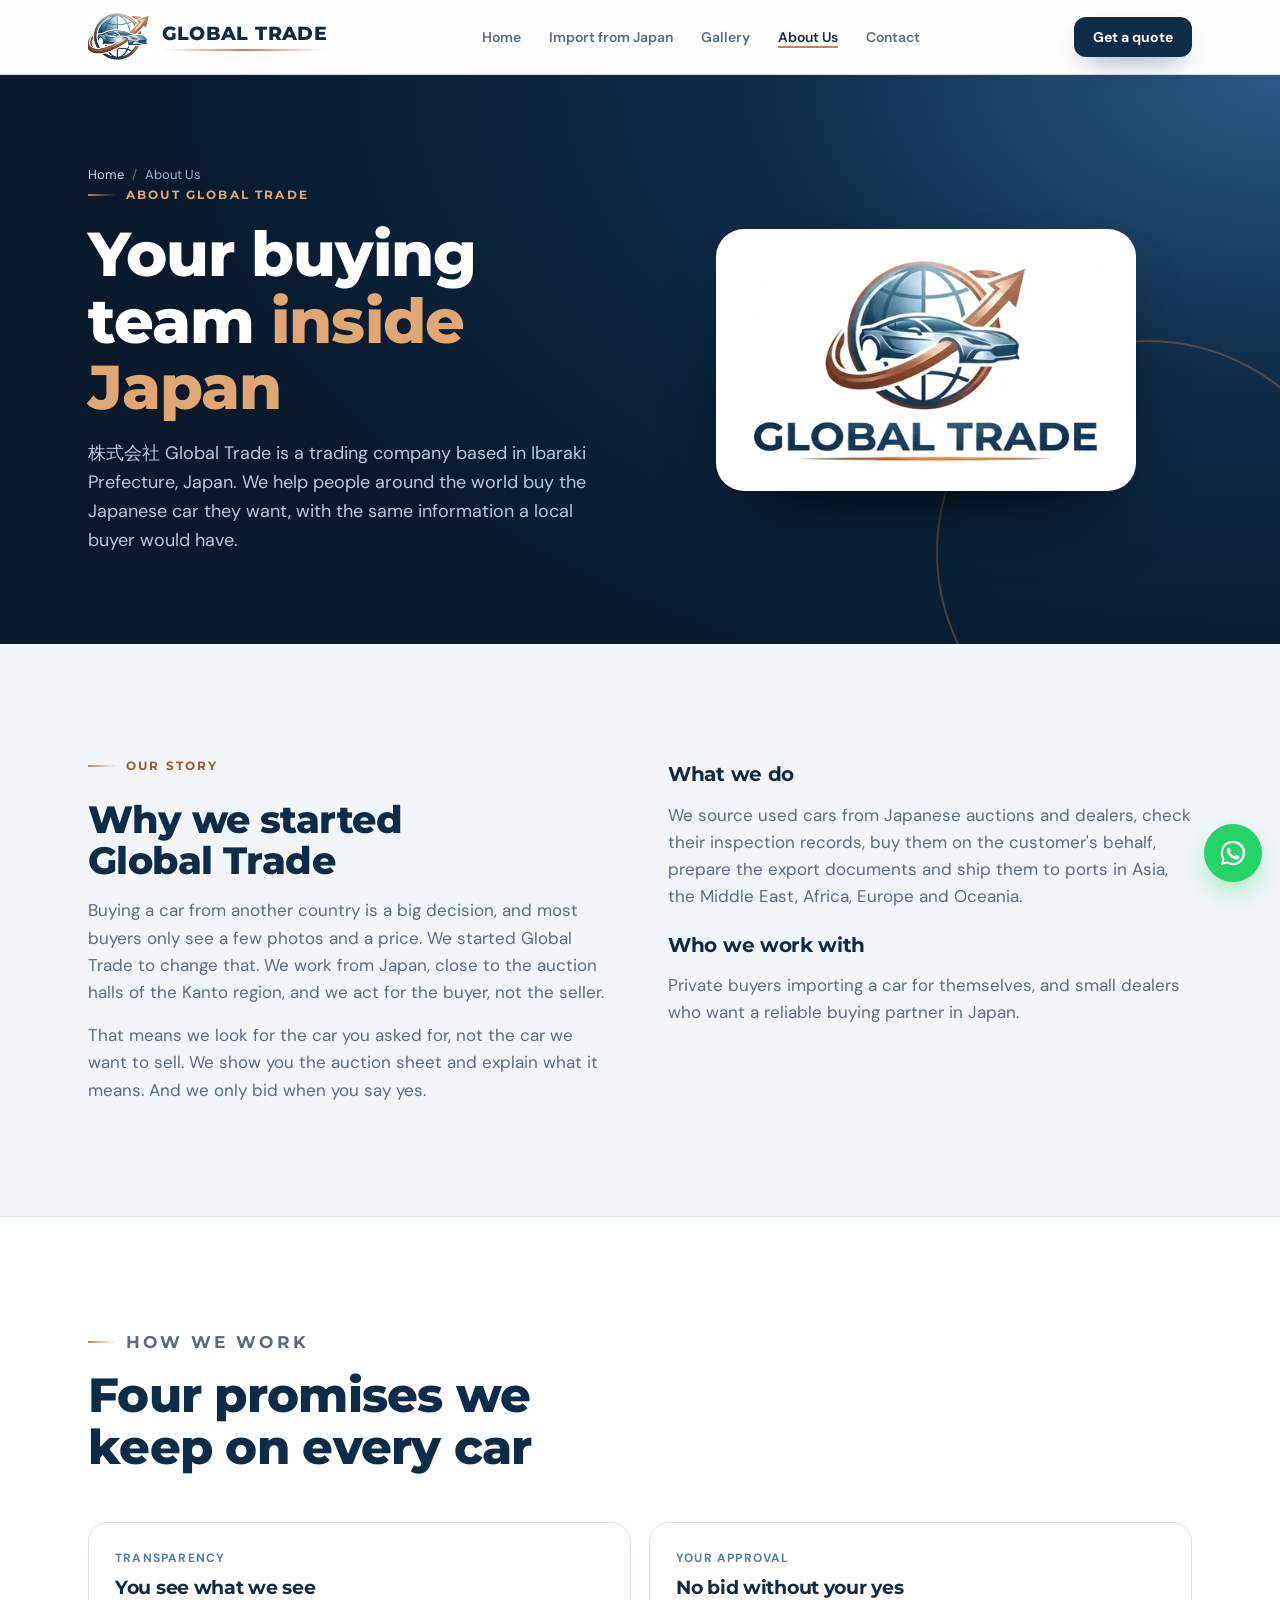
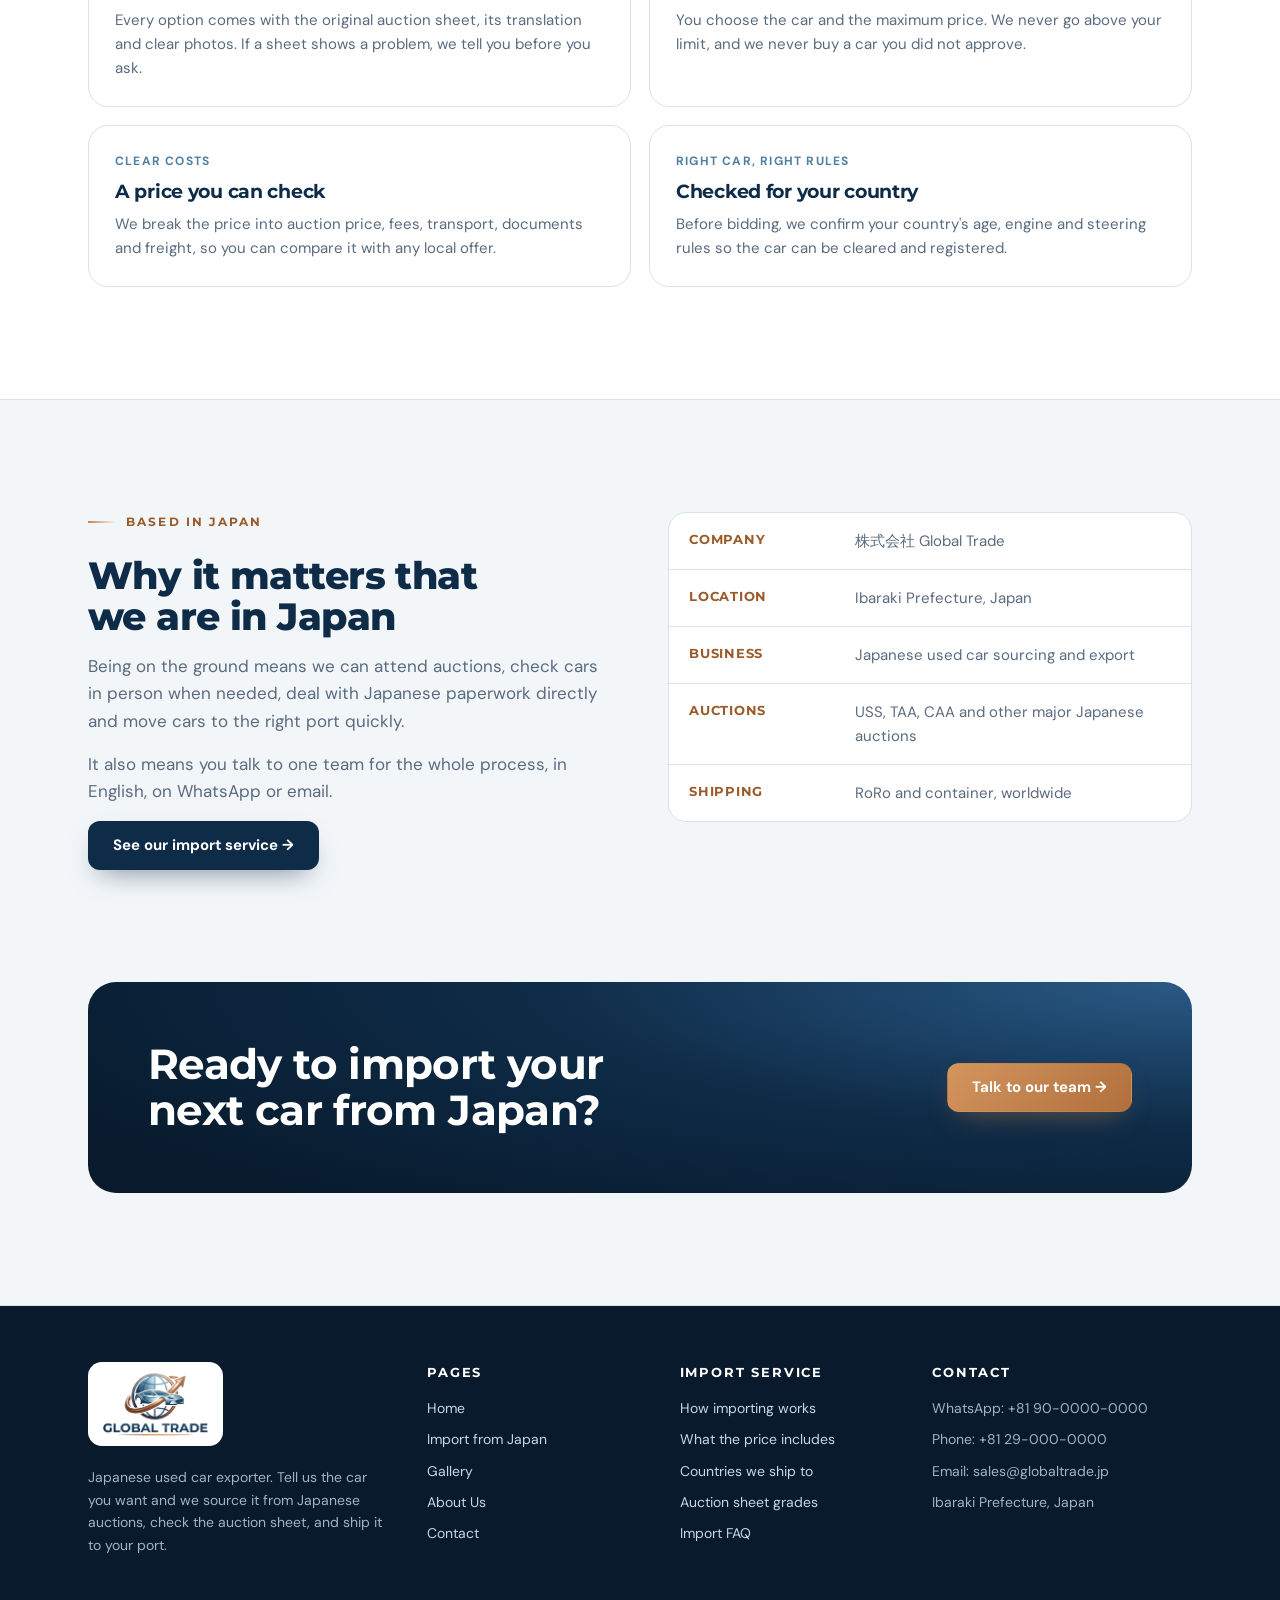
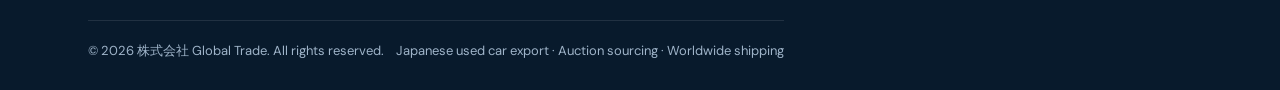
<file: about.html>
<!doctype html>
<html lang="en">
<head>
<meta charset="utf-8">
<meta name="viewport" content="width=device-width, initial-scale=1, viewport-fit=cover">
<title>About Global Trade | Japanese Car Exporter Based in Ibaraki</title>
<meta name="description" content="Global Trade is a Japanese car exporter based in Ibaraki, Japan. We help buyers worldwide import used cars from Japanese auctions with translated auction sheets and approval at every step.">
<meta name="robots" content="index, follow">
<meta property="og:type" content="website">
<meta property="og:site_name" content="Global Trade">
<meta property="og:title" content="About Global Trade | Japanese Car Exporter Based in Ibaraki">
<meta property="og:description" content="Global Trade is a Japanese car exporter based in Ibaraki, Japan. We help buyers worldwide import used cars from Japanese auctions with translated auction sheets and approval at every step.">
<meta property="og:image" content="logo.png">
<meta name="twitter:card" content="summary_large_image">
<meta name="theme-color" content="#0E2B47">
<link rel="icon" href="emblem.webp" type="image/webp">
<link rel="preconnect" href="https://fonts.googleapis.com">
<link rel="preconnect" href="https://fonts.gstatic.com" crossorigin>
<link rel="stylesheet" href="https://fonts.googleapis.com/css2?family=Montserrat:wght@500;600;700;800&family=DM+Sans:opsz,wght@9..40,400;9..40,500;9..40,600;9..40,700&family=JetBrains+Mono:wght@400;500&display=swap">
<link rel="stylesheet" href="style.css">
<style>[hidden]{display:none!important}body{margin:0}img{max-width:100%}</style>
<script type="application/ld+json">
{
 "@context": "https://schema.org",
 "@type": "AboutPage",
 "name": "About Global Trade",
 "mainEntity": {
  "@context": "https://schema.org",
  "@type": "AutoDealer",
  "@id": "#organization",
  "name": "株式会社 Global Trade",
  "alternateName": "Global Trade Motors",
  "description": "Japanese used car exporter. Customers request any car; we source it from Japanese auctions, check the auction sheet, and ship worldwide.",
  "logo": "logo.png",
  "address": {
   "@type": "PostalAddress",
   "addressRegion": "Ibaraki",
   "addressCountry": "JP"
  },
  "areaServed": [
   "PK",
   "AE",
   "GB",
   "KE",
   "TZ",
   "LK",
   "NZ",
   "IE"
  ],
  "knowsAbout": [
   "Japanese car auctions",
   "Auction sheet grading",
   "Car export from Japan",
   "RoRo shipping",
   "Container shipping"
  ]
 }
}
</script>
<script type="application/ld+json">
{
 "@context": "https://schema.org",
 "@type": "BreadcrumbList",
 "itemListElement": [
  {
   "@type": "ListItem",
   "position": 1,
   "name": "Home",
   "item": "index.html"
  },
  {
   "@type": "ListItem",
   "position": 2,
   "name": "About Us",
   "item": "about.html"
  }
 ]
}
</script>
</head>
<body data-page="about">
<header class="nav">
  <div class="wrap">
    <a class="brand" href="index.html" aria-label="Global Trade home">
      <img src="emblem.webp" alt="" width="60" height="49">
      <span class="wm"><b>GLOBAL TRADE</b><i></i></span>
    </a>
    <nav id="mainNav" aria-label="Main">
      <a href="index.html" data-page="home">Home</a>
      <a href="import-cars-from-japan.html" data-page="import">Import from Japan</a>
      <a href="gallery.html" data-page="gallery">Gallery</a>
      <a href="about.html" data-page="about">About Us</a>
      <a href="contact.html" data-page="contact">Contact</a>
    </nav>
    <div class="nav-cta">
      <a class="btn btn-navy" href="contact.html#request">Get a quote</a>
      <button class="menu-btn" id="menuBtn" type="button" aria-expanded="false" aria-controls="mainNav" aria-label="Menu"><span></span></button>
    </div>
  </div>
</header>
<section class="page-hero">
  <div class="wrap hero-split">
    <div>
        <ol class="crumbs"><li><a href="index.html">Home</a></li><li aria-current="page">About Us</li></ol>
        <p class="eyebrow">About Global Trade</p>
        <h1>Your buying team <span>inside Japan</span></h1>
        <p class="lead">株式会社 Global Trade is a trading company based in Ibaraki Prefecture, Japan. We help people around the world buy the Japanese car they want, with the same information a local buyer would have.</p>
        
    </div>
    <div style="display:grid;place-items:center"><img src="logo.webp" alt="Global Trade logo" width="440" height="262" style="background:#fff;border-radius:28px;padding:28px 34px;max-width:420px;width:100%;box-shadow:0 40px 80px -40px #000"></div>
  </div>
</section>

<main>
  <section>
    <div class="wrap split">
      <div class="prose">
        <p class="eyebrow">Our story</p>
        <h2>Why we started Global Trade</h2>
        <p>Buying a car from another country is a big decision, and most buyers only see a few photos and a price. We started Global Trade to change that. We work from Japan, close to the auction halls of the Kanto region, and we act for the buyer, not the seller.</p>
        <p>That means we look for the car you asked for, not the car we want to sell. We show you the auction sheet and explain what it means. And we only bid when you say yes.</p>
      </div>
      <div class="prose">
        <h3>What we do</h3>
        <p>We source used cars from Japanese auctions and dealers, check their inspection records, buy them on the customer's behalf, prepare the export documents and ship them to ports in Asia, the Middle East, Africa, Europe and Oceania.</p>
        <h3>Who we work with</h3>
        <p>Private buyers importing a car for themselves, and small dealers who want a reliable buying partner in Japan.</p>
      </div>
    </div>
  </section>

  <section class="tinted">
    <div class="wrap">
      <div class="sec-head">
        <p class="eyebrow">How we work</p>
        <h2>Four promises we keep on every car</h2>
      </div>
      <div class="cards two">
        <div class="card"><span class="k">Transparency</span><h3>You see what we see</h3><p>Every option comes with the original auction sheet, its translation and clear photos. If a sheet shows a problem, we tell you before you ask.</p></div>
        <div class="card"><span class="k">Your approval</span><h3>No bid without your yes</h3><p>You choose the car and the maximum price. We never go above your limit, and we never buy a car you did not approve.</p></div>
        <div class="card"><span class="k">Clear costs</span><h3>A price you can check</h3><p>We break the price into auction price, fees, transport, documents and freight, so you can compare it with any local offer.</p></div>
        <div class="card"><span class="k">Right car, right rules</span><h3>Checked for your country</h3><p>Before bidding, we confirm your country's age, engine and steering rules so the car can be cleared and registered.</p></div>
      </div>
    </div>
  </section>

  <section>
    <div class="wrap split">
      <div class="prose">
        <p class="eyebrow">Based in Japan</p>
        <h2>Why it matters that we are in Japan</h2>
        <p>Being on the ground means we can attend auctions, check cars in person when needed, deal with Japanese paperwork directly and move cars to the right port quickly.</p>
        <p>It also means you talk to one team for the whole process, in English, on WhatsApp or email.</p>
        <p><a class="btn btn-navy" href="import-cars-from-japan.html">See our import service →</a></p>
      </div>
      <div class="cost">
        <div><b>Company</b><span>株式会社 Global Trade</span></div>
        <div><b>Location</b><span data-contact="address"></span></div>
        <div><b>Business</b><span>Japanese used car sourcing and export</span></div>
        <div><b>Auctions</b><span>USS, TAA, CAA and other major Japanese auctions</span></div>
        <div><b>Shipping</b><span>RoRo and container, worldwide</span></div>
      </div>
    </div>
  </section>

  <section style="padding-top:0">
    <div class="wrap">
      <div class="band">
        <h2>Ready to import your next car from Japan?</h2>
        <a class="btn btn-copper" href="contact.html#request">Talk to our team →</a>
      </div>
    </div>
  </section>
</main>
<footer class="foot">
  <div class="wrap">
    <div class="grid">
      <div>
        <a class="logo-box" href="index.html"><img src="logo.webp" alt="Global Trade logo" width="107" height="64"></a>
        <p>Japanese used car exporter. Tell us the car you want and we source it from Japanese auctions, check the auction sheet, and ship it to your port.</p>
      </div>
      <div>
        <h4>Pages</h4>
        <ul>
          <li><a href="index.html">Home</a></li>
          <li><a href="import-cars-from-japan.html">Import from Japan</a></li>
          <li><a href="gallery.html">Gallery</a></li>
          <li><a href="about.html">About Us</a></li>
          <li><a href="contact.html">Contact</a></li>
        </ul>
      </div>
      <div>
        <h4>Import service</h4>
        <ul>
          <li><a href="import-cars-from-japan.html#process">How importing works</a></li>
          <li><a href="import-cars-from-japan.html#costs">What the price includes</a></li>
          <li><a href="import-cars-from-japan.html#countries">Countries we ship to</a></li>
          <li><a href="import-cars-from-japan.html#auction-sheet">Auction sheet grades</a></li>
          <li><a href="import-cars-from-japan.html#faq">Import FAQ</a></li>
        </ul>
      </div>
      <div>
        <h4>Contact</h4>
        <ul>
          <li>WhatsApp: <span data-contact="whatsapp"></span></li>
          <li>Phone: <span data-contact="phone"></span></li>
          <li>Email: <span data-contact="email"></span></li>
          <li><span data-contact="address"></span></li>
        </ul>
      </div>
    </div>
    <div class="bottom">
      <span>© 2026 株式会社 Global Trade. All rights reserved.</span>
      <span>Japanese used car export · Auction sourcing · Worldwide shipping</span>
    </div>
  </div>
</footer>

<a class="wa-float" data-wa href="#" target="_blank" rel="noopener" aria-label="Chat on WhatsApp">
  <svg viewBox="0 0 32 32" fill="#fff" aria-hidden="true"><path d="M16 3a13 13 0 0 0-11.2 19.6L3 29l6.6-1.7A13 13 0 1 0 16 3zm0 23.6c-2 0-4-.6-5.7-1.6l-.4-.2-3.9 1 1-3.8-.3-.4A10.6 10.6 0 1 1 16 26.6zm5.8-7.9c-.3-.2-1.9-.9-2.2-1-.3-.1-.5-.2-.7.2-.2.3-.8 1-1 1.2-.2.2-.4.2-.7.1a8.7 8.7 0 0 1-4.3-3.8c-.3-.5.3-.5.9-1.6.1-.2 0-.4 0-.5l-1-2.4c-.3-.6-.5-.5-.7-.5h-.6c-.2 0-.6.1-.9.4-.3.3-1.2 1.1-1.2 2.8s1.2 3.2 1.4 3.5c.2.2 2.4 3.6 5.8 5 2.1.9 3 1 4 .8.7-.1 1.9-.8 2.2-1.5.3-.8.3-1.4.2-1.5-.1-.2-.3-.2-.6-.4z"/></svg>
</a>
<script src="main.js"></script>
</body>
</html>
</file>
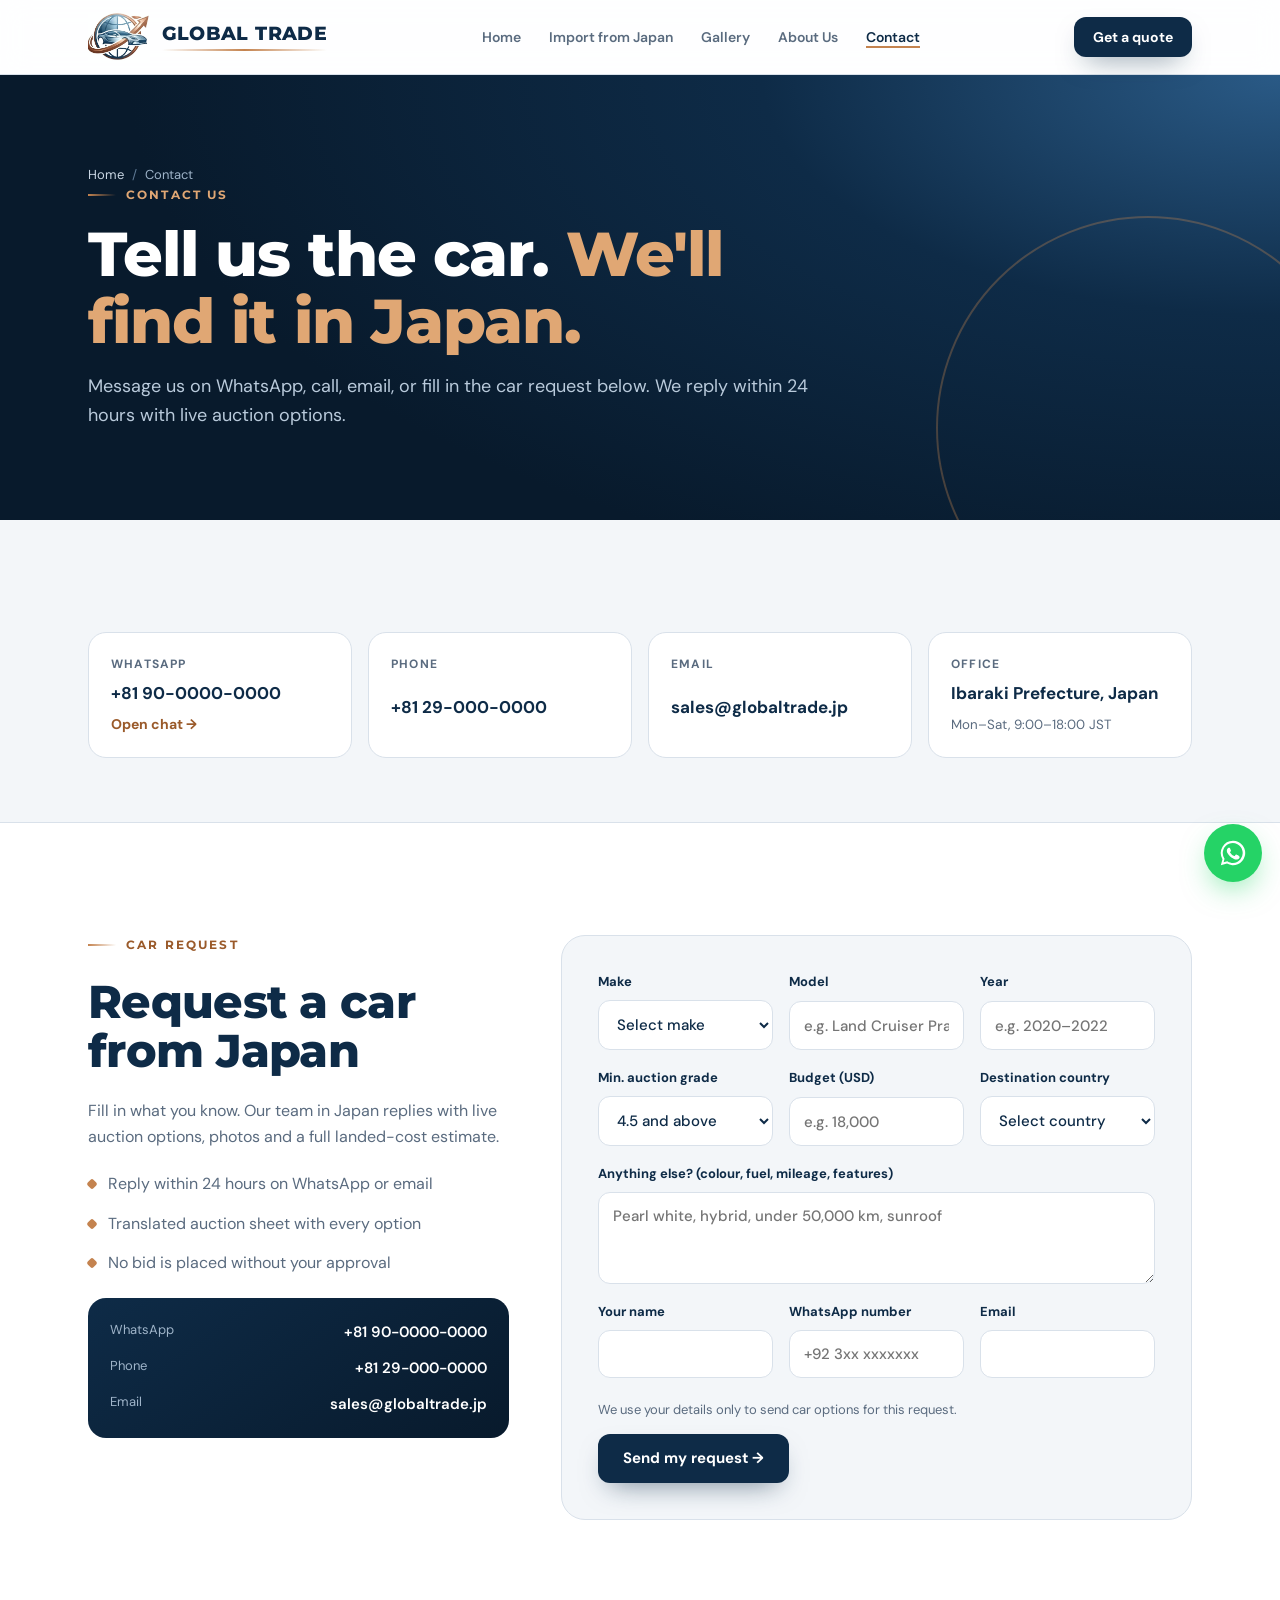
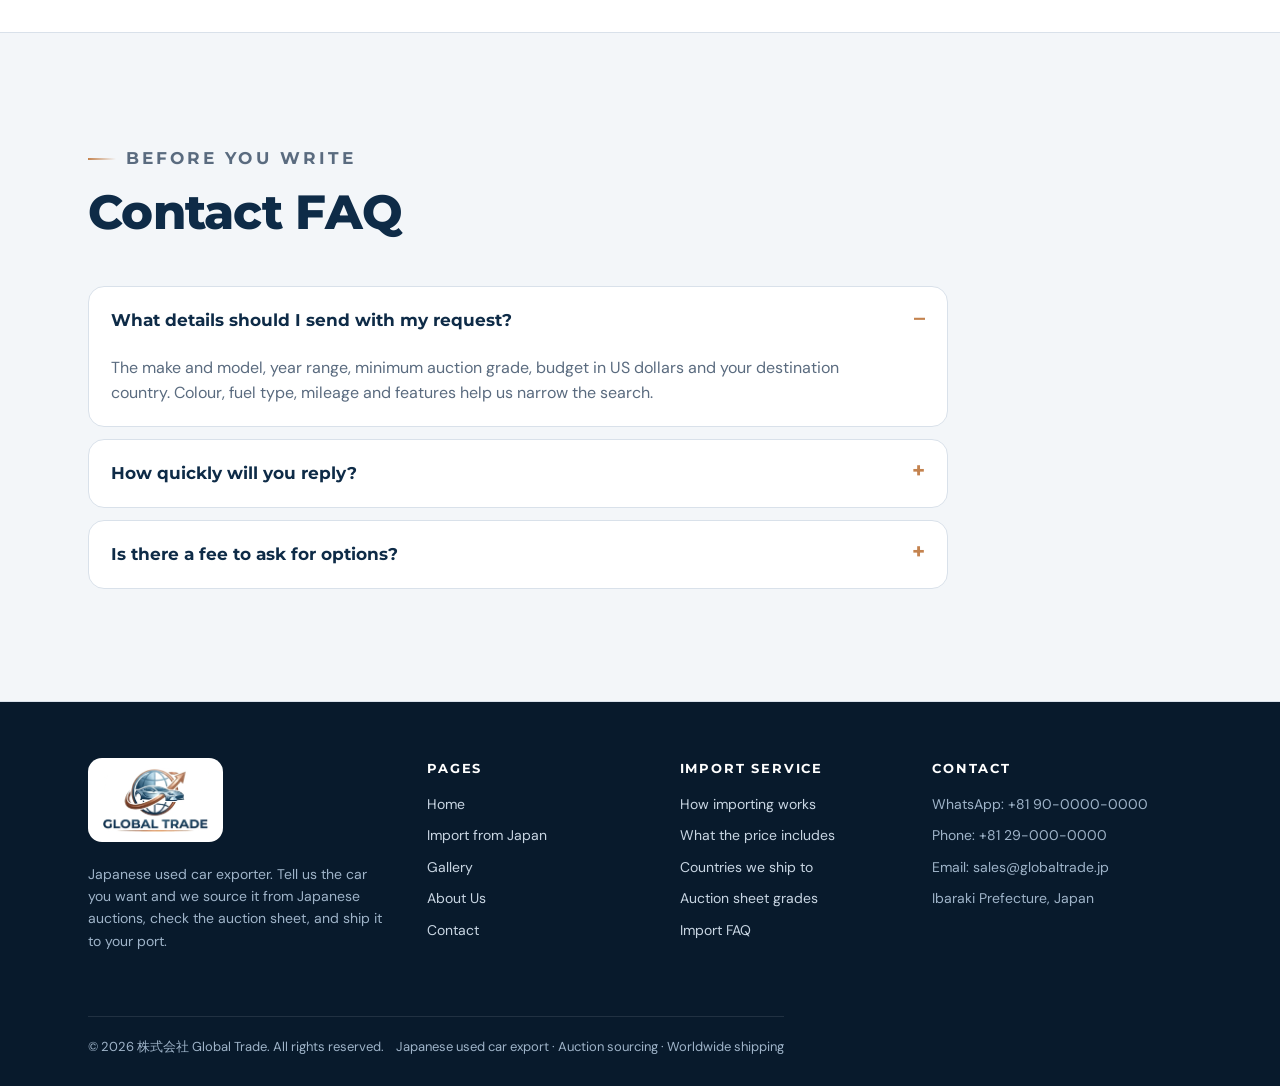
<file: contact.html>
<!doctype html>
<html lang="en">
<head>
<meta charset="utf-8">
<meta name="viewport" content="width=device-width, initial-scale=1, viewport-fit=cover">
<title>Contact Global Trade | Request a Car from Japan</title>
<meta name="description" content="Contact Global Trade on WhatsApp, phone or email, or send a car request form. Tell us the car you want to import from Japan and get live auction options within 24 hours.">
<meta name="robots" content="index, follow">
<meta property="og:type" content="website">
<meta property="og:site_name" content="Global Trade">
<meta property="og:title" content="Contact Global Trade | Request a Car from Japan">
<meta property="og:description" content="Contact Global Trade on WhatsApp, phone or email, or send a car request form. Tell us the car you want to import from Japan and get live auction options within 24 hours.">
<meta property="og:image" content="logo.png">
<meta name="twitter:card" content="summary_large_image">
<meta name="theme-color" content="#0E2B47">
<link rel="icon" href="emblem.webp" type="image/webp">
<link rel="preconnect" href="https://fonts.googleapis.com">
<link rel="preconnect" href="https://fonts.gstatic.com" crossorigin>
<link rel="stylesheet" href="https://fonts.googleapis.com/css2?family=Montserrat:wght@500;600;700;800&family=DM+Sans:opsz,wght@9..40,400;9..40,500;9..40,600;9..40,700&family=JetBrains+Mono:wght@400;500&display=swap">
<link rel="stylesheet" href="style.css">
<style>[hidden]{display:none!important}body{margin:0}img{max-width:100%}</style>
<script type="application/ld+json">
{
 "@context": "https://schema.org",
 "@type": "ContactPage",
 "name": "Contact Global Trade",
 "mainEntity": {
  "@context": "https://schema.org",
  "@type": "AutoDealer",
  "@id": "#organization",
  "name": "株式会社 Global Trade",
  "alternateName": "Global Trade Motors",
  "description": "Japanese used car exporter. Customers request any car; we source it from Japanese auctions, check the auction sheet, and ship worldwide.",
  "logo": "logo.png",
  "address": {
   "@type": "PostalAddress",
   "addressRegion": "Ibaraki",
   "addressCountry": "JP"
  },
  "areaServed": [
   "PK",
   "AE",
   "GB",
   "KE",
   "TZ",
   "LK",
   "NZ",
   "IE"
  ],
  "knowsAbout": [
   "Japanese car auctions",
   "Auction sheet grading",
   "Car export from Japan",
   "RoRo shipping",
   "Container shipping"
  ]
 }
}
</script>
<script type="application/ld+json">
{
 "@context": "https://schema.org",
 "@type": "BreadcrumbList",
 "itemListElement": [
  {
   "@type": "ListItem",
   "position": 1,
   "name": "Home",
   "item": "index.html"
  },
  {
   "@type": "ListItem",
   "position": 2,
   "name": "Contact",
   "item": "contact.html"
  }
 ]
}
</script>
<script type="application/ld+json">
{
 "@context": "https://schema.org",
 "@type": "FAQPage",
 "mainEntity": [
  {
   "@type": "Question",
   "name": "What details should I send with my request?",
   "acceptedAnswer": {
    "@type": "Answer",
    "text": "The make and model, year range, minimum auction grade, budget in US dollars and your destination country. Colour, fuel type, mileage and features help us narrow the search."
   }
  },
  {
   "@type": "Question",
   "name": "How quickly will you reply?",
   "acceptedAnswer": {
    "@type": "Answer",
    "text": "We reply within 24 hours, usually much sooner on WhatsApp. Auction options for common models often arrive the same week."
   }
  },
  {
   "@type": "Question",
   "name": "Is there a fee to ask for options?",
   "acceptedAnswer": {
    "@type": "Answer",
    "text": "No. Asking for options and estimates is free. You only pay once you approve a car and we bid for you."
   }
  }
 ]
}
</script>
</head>
<body data-page="contact">
<header class="nav">
  <div class="wrap">
    <a class="brand" href="index.html" aria-label="Global Trade home">
      <img src="emblem.webp" alt="" width="60" height="49">
      <span class="wm"><b>GLOBAL TRADE</b><i></i></span>
    </a>
    <nav id="mainNav" aria-label="Main">
      <a href="index.html" data-page="home">Home</a>
      <a href="import-cars-from-japan.html" data-page="import">Import from Japan</a>
      <a href="gallery.html" data-page="gallery">Gallery</a>
      <a href="about.html" data-page="about">About Us</a>
      <a href="contact.html" data-page="contact">Contact</a>
    </nav>
    <div class="nav-cta">
      <a class="btn btn-navy" href="contact.html#request">Get a quote</a>
      <button class="menu-btn" id="menuBtn" type="button" aria-expanded="false" aria-controls="mainNav" aria-label="Menu"><span></span></button>
    </div>
  </div>
</header>
<section class="page-hero">
  <div class="wrap">
        <ol class="crumbs"><li><a href="index.html">Home</a></li><li aria-current="page">Contact</li></ol>
        <p class="eyebrow">Contact us</p>
        <h1>Tell us the car. <span>We'll find it in Japan.</span></h1>
        <p class="lead">Message us on WhatsApp, call, email, or fill in the car request below. We reply within 24 hours with live auction options.</p>
        
  </div>
</section>

<main>
  <section style="padding-bottom:0">
    <div class="wrap">
      <div class="contact-cards">
        <div class="ccard"><span>WhatsApp</span><b data-contact="whatsapp"></b><a data-wa href="#" target="_blank" rel="noopener">Open chat →</a></div>
        <div class="ccard"><span>Phone</span><b data-contact="phone"></b></div>
        <div class="ccard"><span>Email</span><b data-contact="email"></b></div>
        <div class="ccard"><span>Office</span><b data-contact="address"></b><small style="color:var(--muted)" data-contact="hours"></small></div>
      </div>
    </div>
  </section>

  <section class="request" id="request" style="margin-top:64px">
    <div class="wrap req-grid">
      <div class="req-side">
        <p class="eyebrow">Car request</p>
        <h2>Request a car from Japan</h2>
        <p style="color:var(--muted)">Fill in what you know. Our team in Japan replies with live auction options, photos and a full landed-cost estimate.</p>
        <ul>
          <li>Reply within 24 hours on WhatsApp or email</li>
          <li>Translated auction sheet with every option</li>
          <li>No bid is placed without your approval</li>
        </ul>
        <div class="contact-lines">
          <div><span>WhatsApp</span><b data-contact="whatsapp"></b></div>
          <div><span>Phone</span><b data-contact="phone"></b></div>
          <div><span>Email</span><b data-contact="email"></b></div>
        </div>
      </div>
      <div>
      <form class="formcard" id="reqForm" novalidate>
        <div class="row">
          <div class="field"><label for="make">Make</label>
            <select id="make">
              <option value="">Select make</option>
              <option>Toyota</option><option>Honda</option><option>Nissan</option><option>Suzuki</option><option>Mazda</option><option>Mitsubishi</option><option>Subaru</option><option>Daihatsu</option><option>Lexus</option><option>Other</option>
            </select></div>
          <div class="field"><label for="model">Model</label><input id="model" placeholder="e.g. Land Cruiser Prado"></div>
          <div class="field"><label for="year">Year</label><input id="year" placeholder="e.g. 2020–2022"></div>
        </div>
        <div class="row">
          <div class="field"><label for="grade">Min. auction grade</label>
            <select id="grade"><option>Any</option><option selected>4.5 and above</option><option>4 and above</option><option>3.5 and above</option></select></div>
          <div class="field"><label for="budget">Budget (USD)</label><input id="budget" inputmode="numeric" placeholder="e.g. 18,000"></div>
          <div class="field"><label for="country">Destination country</label>
            <select id="country">
              <option value="">Select country</option>
              <option>Pakistan</option><option>United Arab Emirates</option><option>United Kingdom</option><option>Kenya</option><option>Tanzania</option><option>Sri Lanka</option><option>New Zealand</option><option>Ireland</option><option>Other</option>
            </select></div>
        </div>
        <div class="field"><label for="notes">Anything else? (colour, fuel, mileage, features)</label><textarea id="notes" placeholder="Pearl white, hybrid, under 50,000 km, sunroof"></textarea></div>
        <div class="row">
          <div class="field"><label for="name">Your name</label><input id="name" autocomplete="name"></div>
          <div class="field"><label for="phone">WhatsApp number</label><input id="phone" type="tel" autocomplete="tel" placeholder="+92 3xx xxxxxxx"></div>
          <div class="field"><label for="email">Email</label><input id="email" type="email" autocomplete="email"></div>
        </div>
        <div class="form-foot">
          <small>We use your details only to send car options for this request.</small>
          <button class="btn btn-navy" type="submit">Send my request →</button>
        </div>
        <p class="err" id="formErr" hidden></p>
      </form>
      <div class="formcard done" id="doneBox" hidden>
        <p class="eyebrow">Request ready</p>
        <h3>Your request is prepared</h3>
        <p style="color:var(--muted)">Send it to our team on WhatsApp. If the button does not open your app, copy the text and send it to the number on this page.</p>
        <pre id="msgOut"></pre>
        <div class="acts">
          <a class="btn btn-copper" id="sendWa" href="#" target="_blank" rel="noopener">Send on WhatsApp</a>
          <button class="btn btn-line" id="copyMsg" type="button">Copy text</button>
          <button class="btn btn-line" id="editReq" type="button">Edit request</button>
        </div>
      </div>
      </div>
    </div>
  </section>

  <section id="faq">
    <div class="wrap">
      <div class="sec-head">
        <p class="eyebrow">Before you write</p>
        <h2>Contact FAQ</h2>
      </div>
      <div class="faq">
        <details open><summary>What details should I send with my request?</summary><p>The make and model, year range, minimum auction grade, budget in US dollars and your destination country. Colour, fuel type, mileage and features help us narrow the search.</p></details>
        <details><summary>How quickly will you reply?</summary><p>We reply within 24 hours, usually much sooner on WhatsApp. Auction options for common models often arrive the same week.</p></details>
        <details><summary>Is there a fee to ask for options?</summary><p>No. Asking for options and estimates is free. You only pay once you approve a car and we bid for you.</p></details>
      </div>
    </div>
  </section>
</main>
<footer class="foot">
  <div class="wrap">
    <div class="grid">
      <div>
        <a class="logo-box" href="index.html"><img src="logo.webp" alt="Global Trade logo" width="107" height="64"></a>
        <p>Japanese used car exporter. Tell us the car you want and we source it from Japanese auctions, check the auction sheet, and ship it to your port.</p>
      </div>
      <div>
        <h4>Pages</h4>
        <ul>
          <li><a href="index.html">Home</a></li>
          <li><a href="import-cars-from-japan.html">Import from Japan</a></li>
          <li><a href="gallery.html">Gallery</a></li>
          <li><a href="about.html">About Us</a></li>
          <li><a href="contact.html">Contact</a></li>
        </ul>
      </div>
      <div>
        <h4>Import service</h4>
        <ul>
          <li><a href="import-cars-from-japan.html#process">How importing works</a></li>
          <li><a href="import-cars-from-japan.html#costs">What the price includes</a></li>
          <li><a href="import-cars-from-japan.html#countries">Countries we ship to</a></li>
          <li><a href="import-cars-from-japan.html#auction-sheet">Auction sheet grades</a></li>
          <li><a href="import-cars-from-japan.html#faq">Import FAQ</a></li>
        </ul>
      </div>
      <div>
        <h4>Contact</h4>
        <ul>
          <li>WhatsApp: <span data-contact="whatsapp"></span></li>
          <li>Phone: <span data-contact="phone"></span></li>
          <li>Email: <span data-contact="email"></span></li>
          <li><span data-contact="address"></span></li>
        </ul>
      </div>
    </div>
    <div class="bottom">
      <span>© 2026 株式会社 Global Trade. All rights reserved.</span>
      <span>Japanese used car export · Auction sourcing · Worldwide shipping</span>
    </div>
  </div>
</footer>

<a class="wa-float" data-wa href="#" target="_blank" rel="noopener" aria-label="Chat on WhatsApp">
  <svg viewBox="0 0 32 32" fill="#fff" aria-hidden="true"><path d="M16 3a13 13 0 0 0-11.2 19.6L3 29l6.6-1.7A13 13 0 1 0 16 3zm0 23.6c-2 0-4-.6-5.7-1.6l-.4-.2-3.9 1 1-3.8-.3-.4A10.6 10.6 0 1 1 16 26.6zm5.8-7.9c-.3-.2-1.9-.9-2.2-1-.3-.1-.5-.2-.7.2-.2.3-.8 1-1 1.2-.2.2-.4.2-.7.1a8.7 8.7 0 0 1-4.3-3.8c-.3-.5.3-.5.9-1.6.1-.2 0-.4 0-.5l-1-2.4c-.3-.6-.5-.5-.7-.5h-.6c-.2 0-.6.1-.9.4-.3.3-1.2 1.1-1.2 2.8s1.2 3.2 1.4 3.5c.2.2 2.4 3.6 5.8 5 2.1.9 3 1 4 .8.7-.1 1.9-.8 2.2-1.5.3-.8.3-1.4.2-1.5-.1-.2-.3-.2-.6-.4z"/></svg>
</a>
<script src="main.js"></script>
</body>
</html>
</file>
<file: style.css>
:root{
  color-scheme: light;
  --bg:#F3F6F9;
  --surface:#FFFFFF;
  --tint:#E9EFF5;
  --line:#D9E1EA;
  --navy:#0E2B47;
  --navy-2:#123A5E;
  --deep:#081A2C;
  --steel:#4F7FA3;
  --copper:#C4834F;
  --copper-ink:#9A5A2A;
  --text:#0E2B47;
  --muted:#5A6B7F;
  --ok:#2E8B63;
  --warn:#A8642F;
  --bad:#B4432F;
  --display:"Montserrat","Arial Black",system-ui,sans-serif;
  --body:"DM Sans",system-ui,-apple-system,"Segoe UI",sans-serif;
  --mono:"JetBrains Mono",ui-monospace,Menlo,monospace;
  --gutter:clamp(16px,4vw,48px);
}
*{box-sizing:border-box}
html{scroll-behavior:smooth}
body{background:var(--bg);color:var(--text);font-family:var(--body);font-size:16px;line-height:1.6;overflow-x:hidden}
a{color:inherit}
:focus-visible{outline:2px solid var(--copper);outline-offset:3px;border-radius:6px}
.wrap{max-width:1200px;margin-inline:auto;padding-inline:var(--gutter)}
h1,h2,h3{font-family:var(--display);line-height:1.08;text-wrap:balance;margin:0;color:var(--navy);letter-spacing:-0.015em}
p{margin:0}
.eyebrow{font-family:var(--display);font-weight:700;font-size:12px;letter-spacing:.18em;text-transform:uppercase;color:var(--copper-ink);display:flex;align-items:center;gap:10px}
.eyebrow::before{content:"";width:28px;height:2px;background:linear-gradient(90deg,var(--copper),transparent)}
.btn{display:inline-flex;align-items:center;gap:10px;font:700 15px/1 var(--body);padding:16px 24px;border-radius:12px;border:1.5px solid transparent;text-decoration:none;cursor:pointer;transition:transform .2s,background .2s,border-color .2s,box-shadow .2s}
.btn-navy{background:var(--navy);color:#fff;box-shadow:0 12px 28px -12px #0E2B4799}
.btn-navy:hover{transform:translateY(-2px);background:var(--navy-2)}
.btn-copper{background:linear-gradient(135deg,#D4955F,#B06F3C);color:#fff;box-shadow:0 12px 28px -12px #B06F3C99}
.btn-copper:hover{transform:translateY(-2px)}
.btn-line{border-color:var(--line);color:var(--navy);background:var(--surface)}
.btn-line:hover{border-color:var(--copper)}

/* nav */
.nav{position:sticky;top:env(safe-area-inset-top,0px);z-index:20;background:#FFFFFFE6;backdrop-filter:blur(14px);-webkit-backdrop-filter:blur(14px);border-bottom:1px solid var(--line)}
.nav .wrap{display:flex;align-items:center;justify-content:space-between;gap:16px;height:74px}
.brand{display:flex;align-items:center;gap:12px;text-decoration:none}
.brand img{height:50px;width:auto}
.brand .wm{display:grid;line-height:1}
.brand b{font-family:var(--display);font-weight:800;font-size:19px;letter-spacing:.02em;color:var(--navy)}
.brand i{font-style:normal;height:2px;margin-top:6px;background:linear-gradient(90deg,transparent,var(--copper),transparent)}
.nav nav{display:flex;gap:28px}
.nav nav a{text-decoration:none;color:var(--muted);font-weight:600;font-size:14px}
.nav nav a:hover{color:var(--navy)}
.nav .btn{padding:12px 18px;font-size:14px}
@media (max-width:900px){.nav nav{display:none}}
@media (max-width:420px){.brand b{font-size:16px}.brand img{height:42px}.nav .btn{padding:11px 14px}}

/* hero */
.hero{position:relative;padding-block:clamp(36px,6vw,80px) clamp(48px,6vw,80px);overflow:hidden}
.hero::before{content:"";position:absolute;right:-12%;top:-30%;width:70%;height:130%;background:radial-gradient(closest-side,#4F7FA324,transparent 70%);pointer-events:none}
.hero-grid{display:grid;grid-template-columns:.95fr 1.05fr;gap:40px;align-items:center;position:relative}
.hero h1{font-size:clamp(38px,5.6vw,72px);font-weight:800;margin-block:20px 22px}
.hero h1 span{background:linear-gradient(100deg,var(--copper) 10%,#8E5327 90%);-webkit-background-clip:text;background-clip:text;color:transparent}
.hero .lead{font-size:18px;color:var(--muted);max-width:50ch}
.hero-cta{display:flex;flex-wrap:wrap;gap:12px;margin-top:30px}
.proof{display:flex;flex-wrap:wrap;gap:32px;margin-top:40px;padding-top:24px;border-top:1px solid var(--line)}
.proof div{display:grid;gap:2px}
.proof b{font-family:var(--display);font-weight:800;font-size:28px;color:var(--navy)}
.proof span{font-size:13px;color:var(--muted)}

.stage{position:relative;aspect-ratio:1/0.84;max-width:100%;border-radius:28px;overflow:hidden;cursor:grab;touch-action:pan-y;
  background:radial-gradient(90% 70% at 50% 72%,#1F4C75 0%,#0F2B47 45%,#07172A 100%);
  box-shadow:0 50px 90px -40px #0E2B47AA,inset 0 0 0 1px #FFFFFF14}
.stage:active{cursor:grabbing}
.stage canvas{display:block;width:100%;height:100%}
.stage::after{content:"";position:absolute;inset:0;background:radial-gradient(60% 40% at 50% 0%,#C4834F22,transparent 70%);pointer-events:none}
.chip{position:absolute;z-index:2;display:grid;gap:3px;padding:10px 14px;border-radius:12px;background:#07172ACC;border:1px solid #FFFFFF1F;backdrop-filter:blur(8px);-webkit-backdrop-filter:blur(8px);font-size:11px;letter-spacing:.06em;text-transform:uppercase;color:#9FB4C9;pointer-events:none}
.chip b{font-family:var(--display);font-weight:700;font-size:15px;letter-spacing:0;text-transform:none;color:#fff;font-variant-numeric:tabular-nums}
.chip.c1{top:18px;left:18px}
.chip.c2{top:18px;right:18px;text-align:right}
.paint{position:absolute;z-index:2;left:18px;bottom:18px;display:flex;align-items:center;gap:9px;padding:8px 12px 8px 14px;border-radius:999px;background:#07172ACC;border:1px solid #FFFFFF1F;backdrop-filter:blur(8px);-webkit-backdrop-filter:blur(8px)}
.paint span{font-size:11px;letter-spacing:.08em;text-transform:uppercase;color:#9FB4C9;margin-right:2px}
.paint button{width:22px;height:22px;border-radius:50%;border:2px solid #FFFFFF33;cursor:pointer;padding:0;transition:transform .2s,border-color .2s}
.paint button[aria-pressed="true"]{border-color:#fff;transform:scale(1.15)}
#carStage .hint{top:auto;bottom:28px;right:22px}
.loading[hidden]{display:none}
.loading{position:absolute;inset:0;display:grid;place-items:center;font-size:12px;font-weight:600;letter-spacing:.14em;text-transform:uppercase;color:#6F88A2;pointer-events:none}
.ship-grid{display:grid;grid-template-columns:.9fr 1.1fr;gap:48px;align-items:center}
@media (max-width:960px){.ship-grid{grid-template-columns:1fr}}
.credit{font-size:12px;color:var(--muted)}
.ports-live{position:absolute;z-index:2;left:18px;right:18px;bottom:18px;display:flex;flex-wrap:wrap;gap:6px}
.ports-live button{font:600 12px var(--body);color:#C9D6E3;background:#07172ACC;border:1px solid #FFFFFF22;border-radius:999px;padding:7px 12px;cursor:pointer;backdrop-filter:blur(8px);-webkit-backdrop-filter:blur(8px);transition:background .2s,border-color .2s,color .2s}
.ports-live button:hover{border-color:#E0A774}
.ports-live button[aria-pressed="true"]{background:linear-gradient(135deg,#D4955F,#B06F3C);border-color:transparent;color:#fff}
.stage .hint{position:absolute;z-index:2;top:92px;right:22px;font-size:10px;font-weight:600;letter-spacing:.14em;color:#6F88A2}
@media (max-width:960px){.hero-grid{grid-template-columns:1fr}}
@media (max-width:480px){.stage{aspect-ratio:1/1}.stage .hint{display:none}.chip{padding:8px 10px}.chip b{font-size:13px}}

/* sections */
section{padding-block:clamp(64px,9vw,112px)}
.sec-head{display:grid;gap:14px;max-width:720px;margin-bottom:48px}
.sec-head h2{font-size:clamp(30px,4vw,48px);font-weight:800}
.sec-head p{color:var(--muted);font-size:17px;max-width:60ch}

/* request */
.request{background:var(--surface);border-block:1px solid var(--line)}
.req-grid{display:grid;grid-template-columns:.8fr 1.2fr;gap:52px;align-items:start}
.req-side{display:grid;gap:22px;position:sticky;top:100px}
.req-side h2{font-size:clamp(30px,4vw,46px);font-weight:800}
.req-side ul{list-style:none;padding:0;margin:0;display:grid;gap:14px}
.req-side li{display:flex;gap:12px;color:var(--muted)}
.req-side li::before{content:"";flex:none;width:8px;height:8px;margin-top:9px;border-radius:2px;background:var(--copper);transform:rotate(45deg)}
.contact-lines{display:grid;gap:12px;padding:22px;border-radius:18px;background:linear-gradient(145deg,var(--navy),var(--deep));color:#fff}
.contact-lines div{display:flex;justify-content:space-between;gap:12px;flex-wrap:wrap}
.contact-lines span{color:#9FB4C9;font-size:13px}
.contact-lines b{font-weight:600;font-size:15px;user-select:all;font-variant-numeric:tabular-nums}
.formcard{background:var(--bg);border:1px solid var(--line);border-radius:24px;padding:clamp(20px,3.5vw,36px);display:grid;gap:18px}
.row{display:grid;grid-template-columns:repeat(3,1fr);gap:16px}
@media (max-width:960px){.req-grid{grid-template-columns:1fr}.req-side{position:static}}
@media (max-width:600px){.row{grid-template-columns:1fr}}
.field{display:grid;gap:7px}
.field label{font-size:13px;font-weight:700;color:var(--navy)}
.field input,.field select,.field textarea{width:100%;font:500 15px var(--body);color:var(--navy);background:var(--surface);border:1.5px solid var(--line);border-radius:12px;padding:13px 14px;transition:border-color .2s,box-shadow .2s}
.field textarea{min-height:92px;resize:vertical}
.field input:focus,.field select:focus,.field textarea:focus{outline:none;border-color:var(--steel);box-shadow:0 0 0 4px #4F7FA322}
.form-foot{display:flex;flex-wrap:wrap;align-items:center;justify-content:space-between;gap:14px;padding-top:4px}
.form-foot small{color:var(--muted);font-size:13px;max-width:40ch}
.err{color:var(--bad);font-size:14px;font-weight:600}
.done pre{margin:0;white-space:pre-wrap;font:13px/1.7 var(--mono);color:var(--navy);background:var(--surface);border:1px solid var(--line);border-radius:12px;padding:16px}
.done h3{font-size:26px}
.done .acts{display:flex;flex-wrap:wrap;gap:10px}

/* process */
.steps{display:grid;grid-template-columns:repeat(3,1fr);gap:18px}
.step{background:var(--surface);border:1px solid var(--line);border-radius:20px;padding:28px 26px;display:grid;gap:12px;align-content:start;position:relative;overflow:hidden}
.step .n{font-family:var(--display);font-weight:800;font-size:44px;line-height:1;color:transparent;-webkit-text-stroke:1.5px var(--copper)}
.step h3{font-size:20px;font-weight:700}
.step p{color:var(--muted);font-size:15px}
.step .t{font-size:12px;font-weight:700;letter-spacing:.08em;text-transform:uppercase;color:var(--steel)}
@media (max-width:960px){.steps{grid-template-columns:1fr 1fr}}
@media (max-width:600px){.steps{grid-template-columns:1fr}}

/* models */
.models-sec{background:linear-gradient(180deg,var(--navy) 0%,var(--deep) 100%);color:#fff}
.models-sec h2{color:#fff}
.models-sec .sec-head p{color:#A9BCD0}
.models-sec .eyebrow{color:#E0A774}
.models{display:grid;grid-template-columns:repeat(3,1fr);gap:22px;perspective:1200px}
@media (max-width:960px){.models{grid-template-columns:1fr 1fr}}
@media (max-width:600px){.models{grid-template-columns:1fr}}
.model{position:relative;overflow:hidden;border-radius:22px;padding:26px;background:linear-gradient(160deg,#1A4167,#0F2B47 65%);border:1px solid #FFFFFF1A;transform-style:preserve-3d;transition:transform .25s ease-out,border-color .25s;display:grid;gap:14px;align-content:start}
.model:hover{border-color:#C4834F88}
.model .code{position:absolute;right:-8px;top:6px;font-family:var(--display);font-weight:800;font-size:clamp(64px,7vw,92px);line-height:1;letter-spacing:-.04em;color:transparent;-webkit-text-stroke:1.2px #FFFFFF1F;pointer-events:none;transform:translateZ(10px)}
.model .top{display:flex;justify-content:space-between;align-items:center;gap:10px;position:relative}
.model .body{font-size:11px;font-weight:700;letter-spacing:.1em;text-transform:uppercase;color:#C9D6E3;border:1px solid #FFFFFF26;border-radius:999px;padding:5px 10px}
.model .tag{font-size:11px;font-weight:700;letter-spacing:.12em;text-transform:uppercase;color:#E0A774}
.model h3{font-size:25px;color:#fff;margin-top:34px;transform:translateZ(30px)}
.model .chassis{font-family:var(--mono);font-size:12px;color:#8FA6BE;transform:translateZ(20px)}
.specs{display:grid;grid-template-columns:repeat(3,1fr);gap:8px;padding-top:14px;border-top:1px solid #FFFFFF1A}
.specs div{display:grid;gap:2px}
.specs span{font-size:11px;color:#8FA6BE;text-transform:uppercase;letter-spacing:.08em}
.specs b{font-size:14px;font-weight:600;font-variant-numeric:tabular-nums}
.model button{justify-self:start;background:none;border:0;color:#E0A774;font:700 14px var(--body);padding:0;cursor:pointer}
.model button:hover{text-decoration:underline}

/* auction sheet */
.sheet-grid{display:grid;grid-template-columns:1fr 1fr;gap:48px;align-items:start}
@media (max-width:960px){.sheet-grid{grid-template-columns:1fr}}
.grades{background:var(--surface);border:1px solid var(--line);border-radius:18px;overflow-x:auto}
.grades table{width:100%;border-collapse:collapse;font-size:15px}
.grades th{text-align:left;font:700 11px var(--display);letter-spacing:.12em;text-transform:uppercase;color:var(--muted);padding:14px 18px;background:var(--tint)}
.grades td{padding:13px 18px;border-top:1px solid var(--line);vertical-align:top}
.grades td:first-child{font-family:var(--display);font-weight:800;width:84px;color:var(--navy)}
.pill{display:inline-block;font:700 11px var(--body);padding:3px 10px;border-radius:999px;margin-left:8px;white-space:nowrap}
.pill.good{background:#2E8B6318;color:var(--ok)}
.pill.mid{background:#C4834F1F;color:var(--warn)}
.pill.low{background:#B4432F18;color:var(--bad)}
.sheet-card{background:#FBFAF7;color:#1A1D24;border-radius:14px;padding:22px;font-family:var(--mono);font-size:12px;transform:rotate(-1.5deg);box-shadow:0 40px 70px -34px #0E2B4799;border:1px solid var(--line);display:grid;gap:14px}
.sheet-card .top{display:flex;justify-content:space-between;border-bottom:1px solid #1A1D2433;padding-bottom:10px}
.sheet-card .kv{display:grid;grid-template-columns:repeat(3,1fr);gap:10px}
.sheet-card .kv span{display:block;color:#777;font-size:10px}
.sheet-card .grade{display:flex;gap:18px;align-items:center}
.sheet-card .grade b{font-family:var(--display);font-weight:800;font-size:46px;color:#B4432F;line-height:1}
.sheet-card .map{height:110px;border:1px dashed #1A1D2455;border-radius:10px;position:relative}
.sheet-card .map i{position:absolute;font-style:normal;font-size:11px;color:#B4432F}
.sheet-note{color:var(--muted);font-size:15px;margin-top:26px;max-width:52ch}
@media (max-width:480px){.sheet-card .kv{grid-template-columns:1fr 1fr}}

/* ports */
.ports{display:flex;flex-wrap:wrap;gap:10px}
.port{display:flex;align-items:center;gap:10px;padding:13px 20px;border:1px solid var(--line);border-radius:999px;background:var(--surface);font-weight:700;font-size:15px;color:var(--navy)}
.port span{font-size:12px;color:var(--muted);font-weight:500}

/* faq */
.faq{display:grid;gap:12px;max-width:860px}
.faq details{border:1px solid var(--line);border-radius:16px;background:var(--surface);padding:0 22px}
.faq summary{cursor:pointer;list-style:none;padding:20px 0;font-family:var(--display);font-weight:700;font-size:17px;color:var(--navy);display:flex;justify-content:space-between;gap:16px}
.faq summary::-webkit-details-marker{display:none}
.faq summary::after{content:"+";color:var(--copper);font-size:22px;line-height:1}
.faq details[open] summary::after{content:"–"}
.faq details p{color:var(--muted);padding-bottom:20px;max-width:68ch}

.band{border-radius:28px;padding:clamp(28px,5vw,60px);background:radial-gradient(120% 140% at 100% 0%,#2A5A86 0%,var(--navy) 50%,var(--deep) 100%);display:flex;flex-wrap:wrap;gap:28px;align-items:center;justify-content:space-between}
.band h2{font-size:clamp(26px,3.6vw,42px);color:#fff;max-width:20ch}
footer{background:var(--surface);border-top:1px solid var(--line);padding-block:40px;color:var(--muted);font-size:14px}
footer .wrap{display:flex;flex-wrap:wrap;gap:24px;align-items:center;justify-content:space-between}
footer img{height:84px;width:auto}

.wa-float{position:fixed;right:18px;bottom:calc(18px + env(safe-area-inset-bottom,0px));z-index:30;width:58px;height:58px;border-radius:50%;background:#25D366;display:grid;place-items:center;box-shadow:0 12px 30px -8px #25D36699;transition:transform .2s}
.wa-float:hover{transform:scale(1.07)}
.wa-float svg{width:30px;height:30px}

.reveal{animation:rise .8s cubic-bezier(.2,.7,.2,1) both}
.reveal.d2{animation-delay:.1s}.reveal.d3{animation-delay:.2s}
@keyframes rise{from{transform:translateY(16px)}to{transform:none}}
@media (prefers-reduced-motion:reduce){*{animation:none!important;transition:none!important;scroll-behavior:auto!important}}

/* ===== multi-page additions ===== */
.menu-btn{display:none;background:none;border:1.5px solid var(--line);border-radius:10px;width:44px;height:44px;cursor:pointer;align-items:center;justify-content:center}
.menu-btn span,.menu-btn span::before,.menu-btn span::after{display:block;width:18px;height:2px;background:var(--navy);border-radius:2px;position:relative;content:""}
.menu-btn span::before{position:absolute;top:-6px}.menu-btn span::after{position:absolute;top:6px}
.nav nav a[aria-current="page"]{color:var(--navy);box-shadow:inset 0 -2px 0 var(--copper)}
.nav-cta{display:flex;align-items:center;gap:10px}
@media (max-width:900px){
  .menu-btn{display:inline-flex}
  .nav nav{display:none;position:absolute;left:0;right:0;top:100%;flex-direction:column;gap:0;background:#fff;border-bottom:1px solid var(--line);padding:8px var(--gutter) 16px}
  .nav nav.open{display:flex}
  .nav nav a{padding:12px 0;font-size:16px;border-bottom:1px solid var(--line)}
  .nav nav a[aria-current="page"]{box-shadow:none;color:var(--copper-ink)}
  .nav .wrap{position:relative}
}
@media (max-width:420px){.nav-cta .btn{display:none}}

.page-hero{position:relative;overflow:hidden;background:radial-gradient(90% 120% at 100% 0%,#2A5A86 0%,var(--navy) 45%,var(--deep) 100%);color:#fff;padding-block:clamp(48px,7vw,96px)}
.page-hero::after{content:"";position:absolute;right:-80px;bottom:-120px;width:420px;height:420px;border-radius:50%;border:2px solid #C4834F55;pointer-events:none}
.page-hero .wrap{position:relative;z-index:1}
.page-hero h1{color:#fff;font-size:clamp(34px,5vw,62px);font-weight:800;max-width:18ch;margin-block:16px 18px}
.page-hero h1 span{color:#E0A774}
.page-hero .lead{color:#B9CADB;font-size:18px;max-width:60ch}
.page-hero .eyebrow{color:#E0A774}
.page-hero .hero-cta{display:flex;flex-wrap:wrap;gap:12px;margin-top:28px}
.page-hero .btn-line{background:transparent;color:#fff;border-color:#FFFFFF40}
.crumbs{display:flex;flex-wrap:wrap;gap:8px;font-size:13px;color:#9FB4C9;list-style:none;margin:0;padding:0}
.crumbs li+li::before{content:"/";margin-right:8px;color:#5F7A95}
.crumbs a{color:#C9D6E3;text-decoration:none}.crumbs a:hover{color:#fff}
.hero-split{display:grid;grid-template-columns:1fr 1fr;gap:40px;align-items:center}
@media (max-width:960px){.hero-split{grid-template-columns:1fr}}

.values{display:grid;grid-template-columns:repeat(4,1fr);gap:18px;margin-top:-40px;position:relative;z-index:2}
.value{background:var(--surface);border:1px solid var(--line);border-radius:18px;padding:22px;display:grid;gap:8px;box-shadow:0 20px 40px -30px #0E2B4766}
.value b{font-family:var(--display);font-size:16px;color:var(--navy)}
.value p{font-size:14px;color:var(--muted)}
.value i{font-style:normal;width:38px;height:38px;border-radius:10px;display:grid;place-items:center;background:#C4834F1A;color:var(--copper-ink);font-weight:800;font-family:var(--display)}
@media (max-width:960px){.values{grid-template-columns:1fr 1fr;margin-top:24px}}
@media (max-width:560px){.values{grid-template-columns:1fr}}

.cards{display:grid;grid-template-columns:repeat(3,1fr);gap:18px}
.card{background:var(--surface);border:1px solid var(--line);border-radius:20px;padding:26px;display:grid;gap:10px;align-content:start}
.card h3{font-size:19px;font-weight:700}
.card p,.card li{color:var(--muted);font-size:15px}
.card ul{margin:0;padding-left:18px;display:grid;gap:6px}
.card .k{font-size:12px;font-weight:700;letter-spacing:.1em;text-transform:uppercase;color:var(--steel)}
@media (max-width:960px){.cards{grid-template-columns:1fr 1fr}}
@media (max-width:600px){.cards{grid-template-columns:1fr}}
.cards.two{grid-template-columns:1fr 1fr}
@media (max-width:700px){.cards.two{grid-template-columns:1fr}}

.prose{max-width:70ch;display:grid;gap:16px;color:var(--muted);font-size:17px}
.prose h2{font-size:clamp(26px,3.4vw,38px);font-weight:800;margin-top:8px}
.prose h3{font-size:20px;margin-top:8px}
.prose strong{color:var(--navy)}
.split{display:grid;grid-template-columns:1fr 1fr;gap:56px;align-items:start}
@media (max-width:960px){.split{grid-template-columns:1fr}}
.tinted{background:var(--surface);border-block:1px solid var(--line)}

.cost{display:grid;gap:0;border:1px solid var(--line);border-radius:18px;overflow:hidden;background:var(--surface)}
.cost div{display:grid;grid-template-columns:150px 1fr;gap:16px;padding:16px 20px;border-top:1px solid var(--line)}
.cost div:first-child{border-top:0}
.cost b{font-family:var(--display);font-size:13px;letter-spacing:.06em;text-transform:uppercase;color:var(--copper-ink)}
.cost span{color:var(--muted);font-size:15px}
.cost .sum{background:var(--tint)}
.cost .sum span{color:var(--navy);font-weight:600}
@media (max-width:560px){.cost div{grid-template-columns:1fr;gap:4px}}

.country{background:var(--surface);border:1px solid var(--line);border-radius:18px;padding:22px;display:grid;gap:10px}
.country h3{font-size:18px;display:flex;justify-content:space-between;gap:10px;align-items:baseline}
.country h3 small{font:600 12px var(--body);color:var(--muted)}
.country dl{margin:0;display:grid;grid-template-columns:auto 1fr;gap:6px 14px;font-size:14px}
.country dt{color:var(--muted)}
.country dd{margin:0;color:var(--navy);font-weight:600}

.filters{display:flex;flex-wrap:wrap;gap:8px;margin-bottom:24px}
.filters button{font:700 14px var(--body);padding:10px 18px;border-radius:999px;border:1.5px solid var(--line);background:var(--surface);color:var(--navy);cursor:pointer}
.filters button[aria-pressed="true"]{background:var(--navy);color:#fff;border-color:var(--navy)}
.gallery{display:grid;grid-template-columns:repeat(3,1fr);gap:16px}
@media (max-width:960px){.gallery{grid-template-columns:1fr 1fr}}
@media (max-width:560px){.gallery{grid-template-columns:1fr}}
.shot{margin:0;border-radius:18px;overflow:hidden;background:var(--deep);cursor:zoom-in;position:relative;border:1px solid var(--line)}
.shot img{display:block;width:100%;height:auto;aspect-ratio:16/10;object-fit:cover;transition:transform .5s}
.shot:hover img{transform:scale(1.04)}
.shot figcaption{position:absolute;left:12px;right:12px;bottom:12px;display:flex;justify-content:space-between;gap:8px;font-size:13px;font-weight:600;color:#fff}
.shot figcaption span{background:#07172ACC;padding:6px 10px;border-radius:999px;backdrop-filter:blur(6px);-webkit-backdrop-filter:blur(6px)}
.lightbox{position:fixed;inset:0;z-index:50;background:#050D18EE;display:grid;place-items:center;padding:24px}
.lightbox figure{margin:0;display:grid;gap:12px;max-width:1100px;width:100%}
.lightbox img{width:100%;border-radius:14px}
.lightbox figcaption{color:#C9D6E3;font-size:14px}
.lightbox button{position:absolute;top:calc(16px + env(safe-area-inset-top,0px));right:16px;background:#fff;color:var(--navy);border:0;border-radius:999px;padding:10px 16px;font:700 14px var(--body);cursor:pointer}
.note{border:1.5px dashed var(--line);border-radius:18px;padding:24px;display:flex;flex-wrap:wrap;gap:18px;align-items:center;justify-content:space-between;background:var(--surface)}
.note p{color:var(--muted);max-width:60ch}

.contact-cards{display:grid;grid-template-columns:repeat(4,1fr);gap:16px}
@media (max-width:960px){.contact-cards{grid-template-columns:1fr 1fr}}
@media (max-width:520px){.contact-cards{grid-template-columns:1fr}}
.ccard{background:var(--surface);border:1px solid var(--line);border-radius:18px;padding:22px;display:grid;gap:6px}
.ccard span{font-size:12px;font-weight:700;letter-spacing:.1em;text-transform:uppercase;color:var(--muted)}
.ccard b{font-size:17px;color:var(--navy);word-break:break-word;user-select:all}
.ccard a{font-size:14px;font-weight:700;color:var(--copper-ink);text-decoration:none}

.stage.tall{aspect-ratio:16/8}
@media (max-width:700px){.stage.tall{aspect-ratio:1/0.9}}

.foot{background:var(--deep);color:#9FB4C9;padding-block:56px 28px;font-size:14px}
.foot .grid{display:grid;grid-template-columns:1.4fr 1fr 1fr 1.2fr;gap:36px}
@media (max-width:900px){.foot .grid{grid-template-columns:1fr 1fr}}
@media (max-width:520px){.foot .grid{grid-template-columns:1fr}}
.foot h4{font-family:var(--display);color:#fff;font-size:13px;letter-spacing:.14em;text-transform:uppercase;margin:0 0 14px}
.foot ul{list-style:none;margin:0;padding:0;display:grid;gap:9px}
.foot a{color:#C9D6E3;text-decoration:none}.foot a:hover{color:#fff}
.foot .logo-box{display:inline-block;background:#fff;border-radius:14px;padding:10px 14px;margin-bottom:14px}
.foot .logo-box img{height:64px;width:auto;display:block}
.foot .bottom{border-top:1px solid #FFFFFF1A;margin-top:40px;padding-top:20px;display:flex;flex-wrap:wrap;gap:12px;justify-content:space-between;font-size:13px}
</file>
